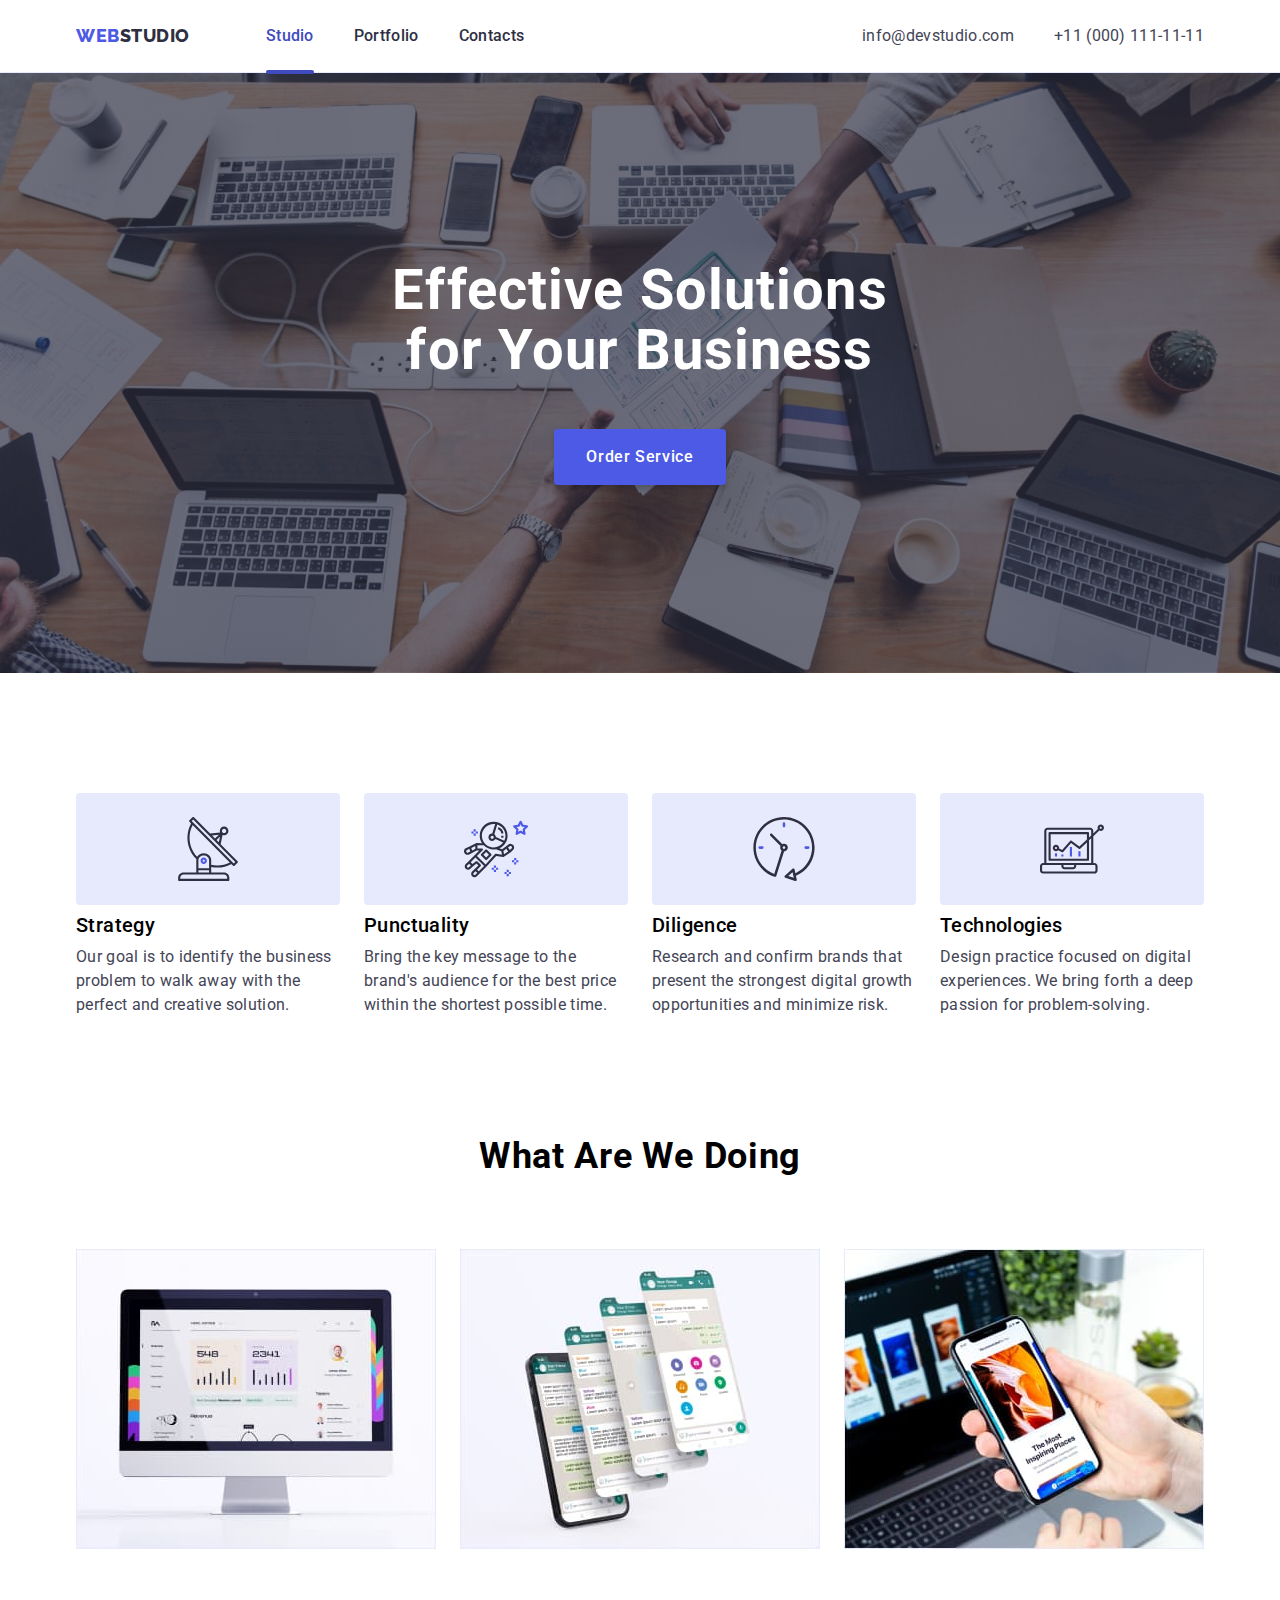
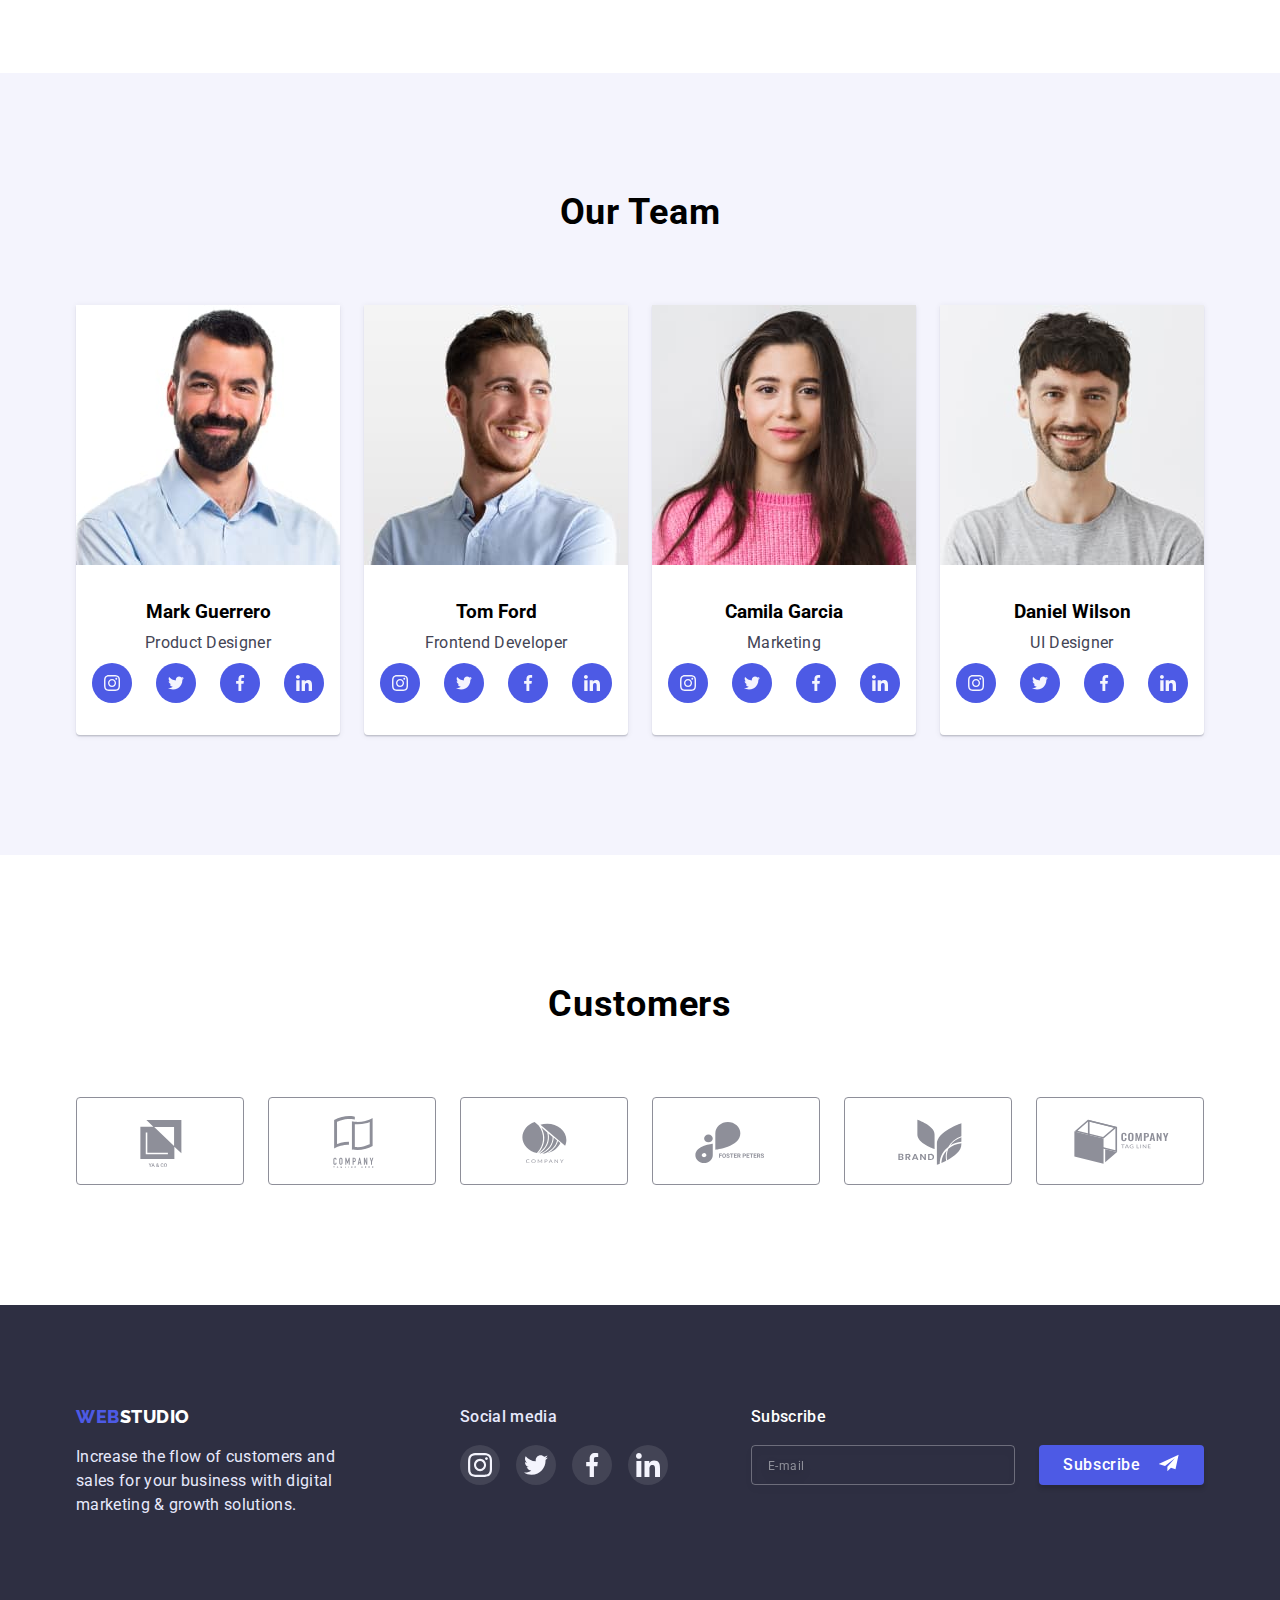
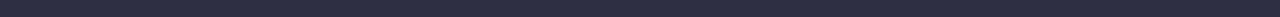
<file: index.html>
<!DOCTYPE html>
<html lang="en">

<head>
	<meta charset="UTF-8" />
	<meta http-equiv="X-UA-Compatible" content="IE=edge" />
	<meta name="viewport" content="width=device-width, initial-scale=1.0" />
	<title>WebStudio</title>
	<link rel="preconnect" href="https://fonts.googleapis.com" />
	<link rel="preconnect" href="https://fonts.gstatic.com" crossorigin />
	<link
		href="https://fonts.googleapis.com/css2?family=Raleway:wght@800&family=Roboto:wght@400;500;700;900&display=swap"
		rel="stylesheet" />
	<link rel="stylesheet" href="./css/modern-normalize.css">
	<link rel="stylesheet" href="./css/styles.css" />
</head>

<body>
	<!-- top-line -->
	<header class="header">
		<div class="container header-flex">
			<!-- Navigation -->

			<nav class="navigation-flex">
				<a href="./index.html" class="logo logo-marg"><span class="logo logo-web">Web</span>Studio</a>
				<ul class="navigation list menu-flex">
					<li class="navigation-list-item"><a href="./index.html" class="navigation-item active">Studio</a>
					</li>
					<li class="navigation-list-item"><a href="./portfolio.html" class="navigation-item ">Portfolio</a>
					</li>
					<li class="navigation-list-item"><a href="" class="navigation-item">Contacts</a></li>
				</ul>
			</nav>


			<!-- Contacts -->

			<address class="contacts">
				<ul class="contacts-list list contacts-flex">
					<li class="contacts-list-item"><a href="mailto:info@devstudio.com"
							class="tell">info@devstudio.com</a></li>
					<li class="contacts-list-item"><a href="tel:+110001111111">+11 (000) 111-11-11</a></li>
				</ul>
			</address>
		</div>

	</header>

	<main>
		<!-- Hero -->
		<section class="hero">
			<div class="container">
				<h1 class="hero-title">Effective Solutions for Your Business</h1>
				<button type="button" class="button hero-btn" data-modal-open>Order Service</button>
			</div>
		</section>

		<!-- Description -->
		<section class="description">
			<div class="container ">
				<h2 class="visually-hidden">Advantages</h2>
				<ul class="description-list list">
					<li class="description-list-item">
						<div class="descr-icon">
							<svg width="64px" height="64px">
								<use href="./images/icons.svg#icon-antenna"> </use>
							</svg>
						</div>
						<h3 class="descr-header">Strategy</h3>
						<p class="description-text">
							Our goal is to identify the business problem to walk away with the
							perfect and creative solution.
						</p>
					</li>
					<li class="description-list-item">
						<div class="descr-icon">
							<svg width="64px" height="64px">
								<use href="./images/icons.svg#icon-astronaut"> </use>
							</svg>
						</div>
						<h3 class="descr-header">Punctuality</h3>
						<p class="description-text">
							Bring the key message to the brand's audience for the best price
							within the shortest possible time.
						</p>
					</li>
					<li class="description-list-item">
						<div class="descr-icon">
							<svg width="64px" height="64px">
								<use href="./images/icons.svg#icon-clock"> </use>
							</svg>
						</div>
						<h3 class="descr-header">Diligence</h3>
						<p class="description-text">
							Research and confirm brands that present the strongest digital
							growth opportunities and minimize risk.
						</p>
					</li>
					<li class="description-list-item">
						<div class="descr-icon">
							<svg width="64px" height="64px">
								<use href="./images/icons.svg#icon-diagram"> </use>
							</svg>
						</div>
						<h3 class="descr-header">Technologies</h3>
						<p class="description-text">
							Design practice focused on digital experiences. We bring forth a
							deep passion for problem-solving.
						</p>
					</li>
				</ul>
			</div>
		</section>

		<!-- Images section -->
		<section>
			<div class="container ">
				<h2 class="secondary-header img-section-hdr">What are we doing</h2>
				<ul class="list img-list">
					<li class="img-list-item">
						<img src="./images/rectangle711.jpg" alt="PC monithor" width="360" />
					</li>
					<li class="img-list-item">
						<img src="./images/rectangle712.jpg" alt="Smartphone screen" width="360" />
					</li>
					<li class="img-list-item">
						<img src="./images/rectangle713.jpg" alt="hand holding a smartphone" width="360" />
					</li>
				</ul>
			</div>
		</section>
		<!-- Team section -->
		<section class="team-section">
			<div class="container ">
				<h2 class="secondary-header team-sect-hdr">Our Team</h2>
				<ul class="list team-cards-list">
					<li class="team-card">

						<img src="./images/img1.jpg" alt="Mark Guerrero Photo" width="264" />
						<h3 class="team-card-header">Mark Guerrero</h3>
						<p class="description-text">Product Designer</p>
						<ul class=" list social-media-list">
							<li class=" social-media-item"> <a href="" class="social-media-link"><svg width="16px"
										height="16px">
										<use href="./images/icons.svg#icon-instagram"></use>
									</svg></a></li>
							<li class=" social-media-item"> <a href="" class="social-media-link"><svg width="16px"
										height="16px">
										<use href="./images/icons.svg#icon-twitter"></use>
									</svg></a></li>
							<li class=" social-media-item"> <a href="" class="social-media-link"><svg width="16px"
										height="16px">
										<use href="./images/icons.svg#icon-facebook"></use>
									</svg></a></li>
							<li class=" social-media-item"> <a href="" class="social-media-link"><svg width="16px"
										height="16px">
										<use href="./images/icons.svg#icon-linkedin"></use>
									</svg></a></li>
						</ul>
					</li>
					<li class="team-card">
						<img src="./images/img4.jpg" alt="Tom Ford Photo" width="264" />
						<h3 class="team-card-header">Tom Ford</h3>
						<p class="description-text">Frontend Developer</p>
						<ul class=" list social-media-list">
							<li class=" social-media-item"> <a href="" class="social-media-link"><svg width="16px"
										height="16px">
										<use href="./images/icons.svg#icon-instagram"></use>
									</svg></a></li>
							<li class=" social-media-item"> <a href="" class="social-media-link"><svg width="16px"
										height="16px">
										<use href="./images/icons.svg#icon-twitter"></use>
									</svg></a></li>
							<li class=" social-media-item"> <a href="" class="social-media-link"><svg width="16px"
										height="16px">
										<use href="./images/icons.svg#icon-facebook"></use>
									</svg></a></li>
							<li class=" social-media-item"> <a href="" class="social-media-link"><svg width="16px"
										height="16px">
										<use href="./images/icons.svg#icon-linkedin"></use>
									</svg></a></li>
						</ul>
					</li>
					<li class="team-card">
						<img src="./images/img2.jpg" alt="Camila Garcia Photo" width="264" />
						<h3 class="team-card-header">Camila Garcia</h3>
						<p class="description-text">Marketing</p>
						<ul class=" list social-media-list">
							<li class=" social-media-item"> <a href="" class="social-media-link"><svg width="16px"
										height="16px">
										<use href="./images/icons.svg#icon-instagram"></use>
									</svg></a></li>
							<li class=" social-media-item"> <a href="" class="social-media-link"><svg width="16px"
										height="16px">
										<use href="./images/icons.svg#icon-twitter"></use>
									</svg></a></li>
							<li class=" social-media-item"> <a href="" class="social-media-link"><svg width="16px"
										height="16px">
										<use href="./images/icons.svg#icon-facebook"></use>
									</svg></a></li>
							<li class=" social-media-item"> <a href="" class="social-media-link"><svg width="16px"
										height="16px">
										<use href="./images/icons.svg#icon-linkedin"></use>
									</svg></a></li>
						</ul>
					</li>
					<li class="team-card">
						<img src="./images/img3.jpg" alt="Daniel Wilson Photo" width="264" />
						<h3 class="team-card-header">Daniel Wilson</h3>
						<p class="description-text">UI Designer</p>
						<ul class=" list social-media-list">
							<li class=" social-media-item"> <a href="" class="social-media-link"><svg width="16px"
										height="16px">
										<use href="./images/icons.svg#icon-instagram"></use>
									</svg></a></li>
							<li class=" social-media-item"> <a href="" class="social-media-link"><svg width="16px"
										height="16px">
										<use href="./images/icons.svg#icon-twitter"></use>
									</svg></a></li>
							<li class=" social-media-item"> <a href="" class="social-media-link"><svg width="16px"
										height="16px">
										<use href="./images/icons.svg#icon-facebook"></use>
									</svg></a></li>
							<li class=" social-media-item"> <a href="" class="social-media-link"><svg width="16px"
										height="16px">
										<use href="./images/icons.svg#icon-linkedin"></use>
									</svg></a></li>
						</ul>
					</li>
				</ul>
			</div>
		</section>

		<!-- Customers section -->
		<section class="customers-section">
			<div class="container ">
				<h2 class="customers-header secondary-header">Customers</h2>
				<ul class="customers-list list">
					<li class="customers-list-item">
						<a href="" class="customers-link"> <svg width="104px" height="56px" class="customers-icon">
								<use href="./images/icons.svg#icon-logo-one"></use>
							</svg></a>
					</li>
					<li class="customers-list-item">
						<a href="" class="customers-link"> <svg width="104px" height="56px" class="customers-icon">
								<use href="./images/icons.svg#icon-logo-two"></use>
							</svg></a>
					</li>
					<li class="customers-list-item">
						<a href="" class="customers-link"> <svg width="104px" height="56px" class="customers-icon">
								<use href="./images/icons.svg#icon-logo-three"></use>
							</svg></a>
					</li>
					<li class="customers-list-item">
						<a href="" class="customers-link"> <svg width="104px" height="56px" class="customers-icon">
								<use href="./images/icons.svg#icon-logo-four"></use>
							</svg></a>
					</li>
					<li class="customers-list-item">
						<a href="" class="customers-link"> <svg width="104px" height="56px" class="customers-icon">
								<use href="./images/icons.svg#icon-logo-five"></use>
							</svg></a>
					</li>
					<li class="customers-list-item">
						<a href="" class="customers-link"> <svg width="104px" height="56px" class="customers-icon">
								<use href="./images/icons.svg#icon-logo-six"></use>
							</svg></a>
					</li>
				</ul>
			</div>
		</section>
	</main>
	<!-- Bottom part -->
	<footer class="footer">
		<div class="container footer-flex">
			<div class="footer-right-part">
				<a href="./index.html" class="logo footer-logo"><span class="logo logo-web">Web</span>Studio</a>
				<p class="footer-text">
					Increase the flow of customers and sales for your business with
					digital marketing & growth solutions.
				</p>
			</div>
			<div>
				<p class="soc-med-header">Social media</p>
				<ul class=" list soc-med-list-footer">
					<li class=" social-media-item"> <a href="" class="social-media-link-footer"><svg width="24px"
								height="24px">
								<use href="./images/icons.svg#icon-instagram"></use>
							</svg></a></li>
					<li class=" social-media-item"> <a href="" class="social-media-link-footer"><svg width="24px"
								height="124x">
								<use href="./images/icons.svg#icon-twitter"></use>
							</svg></a></li>
					<li class=" social-media-item"> <a href="" class="social-media-link-footer"><svg width="24px"
								height="24px">
								<use href="./images/icons.svg#icon-facebook"></use>
							</svg></a></li>
					<li class=" social-media-item"> <a href="" class="social-media-link-footer"><svg width="24px"
								height="24px">
								<use href="./images/icons.svg#icon-linkedin"></use>
							</svg></a></li>
				</ul>
			</div>
			<div class="subscr">
				<p class="subscribe-header">Subscribe</p>
				<form name="subscribe-form" class="subscribe-form">
					<input type="email" name="email" placeholder="E-mail" class="input-subscribe">
					<button type="submit" class="button subscribe-btn"><span class="btn-group"> Subscribe <svg width="24px" height="20px" class="send-icon">
						<use href="./images/icons.svg#icon-send"></use>
					</svg></span> </button>
				</form>

			</div>
		</div>
	</footer>
	<div class="backdrop is-hidden" data-modal>
		<div class="modal">
			<button type="button" class="modal-close" data-modal-close><svg width="8px" height="8px" class="close-icon">
					<use href="./images/icons.svg#icon-close"></use>
				</svg></button>

			<form name="contacts">
				<p class="form-h">Leave your contacts and we will call you back</p>
				<div class="form-group">
					<label for="name" class="form-label">Name</label>
					<div class="input-icon-group">
						<input type="text" id="name" name="name" class="form-input">
						<svg width="18px" height="18px" class="input-icon">
							<use href="./images/icons.svg#icon-person-black-18dp-1"></use>
						</svg>
					</div>
				</div>
				<div class="form-group">
					<label for="tell" class="form-label">Phone</label>
					<div class="input-icon-group">
						<input type="tel" id="tell" name="tell" class="form-input">
						<svg width="18px" height="24px" class="input-icon">
							<use href="./images/icons.svg#icon-phone-black-18dp-1"></use>
						</svg>
					</div>
				</div>
				<div class="form-group">
					<label for="email" class="form-label">Email</label>
					<div class="input-icon-group">
						<input type="email" id="email" name="email" class="form-input">
						<svg width="18px" height="24px" class="input-icon">
							<use href="./images/icons.svg#icon-email-black-18dp-1"></use>
						</svg>
					</div>
				</div>
				<div class="form-group">
					<label for="comment" class="form-label">Comment</label>

					<textarea id="comment" name="comment" placeholder="Text input"
						class="form-input text-area" rows="5"></textarea>
				</div>

				<div>

					<input type="checkbox" name="check" id="check" class="form-checkbox visually-hidden">

					<label for="check" class="form-label-check">
						<span><svg width="10px" height="8px" class="form-checkbox-icon">
								<use href="./images/icons.svg#icon-vector"></use>
							</svg></span>I accept the terms and conditions of the<a href=""> Privacy Policy</a>
					</label>
				</div>
				<button type="submit" class="button submit-btn">Send</button>
			</form>
		</div>
	</div>
	<script src="./js/modal.js"></script>
</body>

</html>
</file>
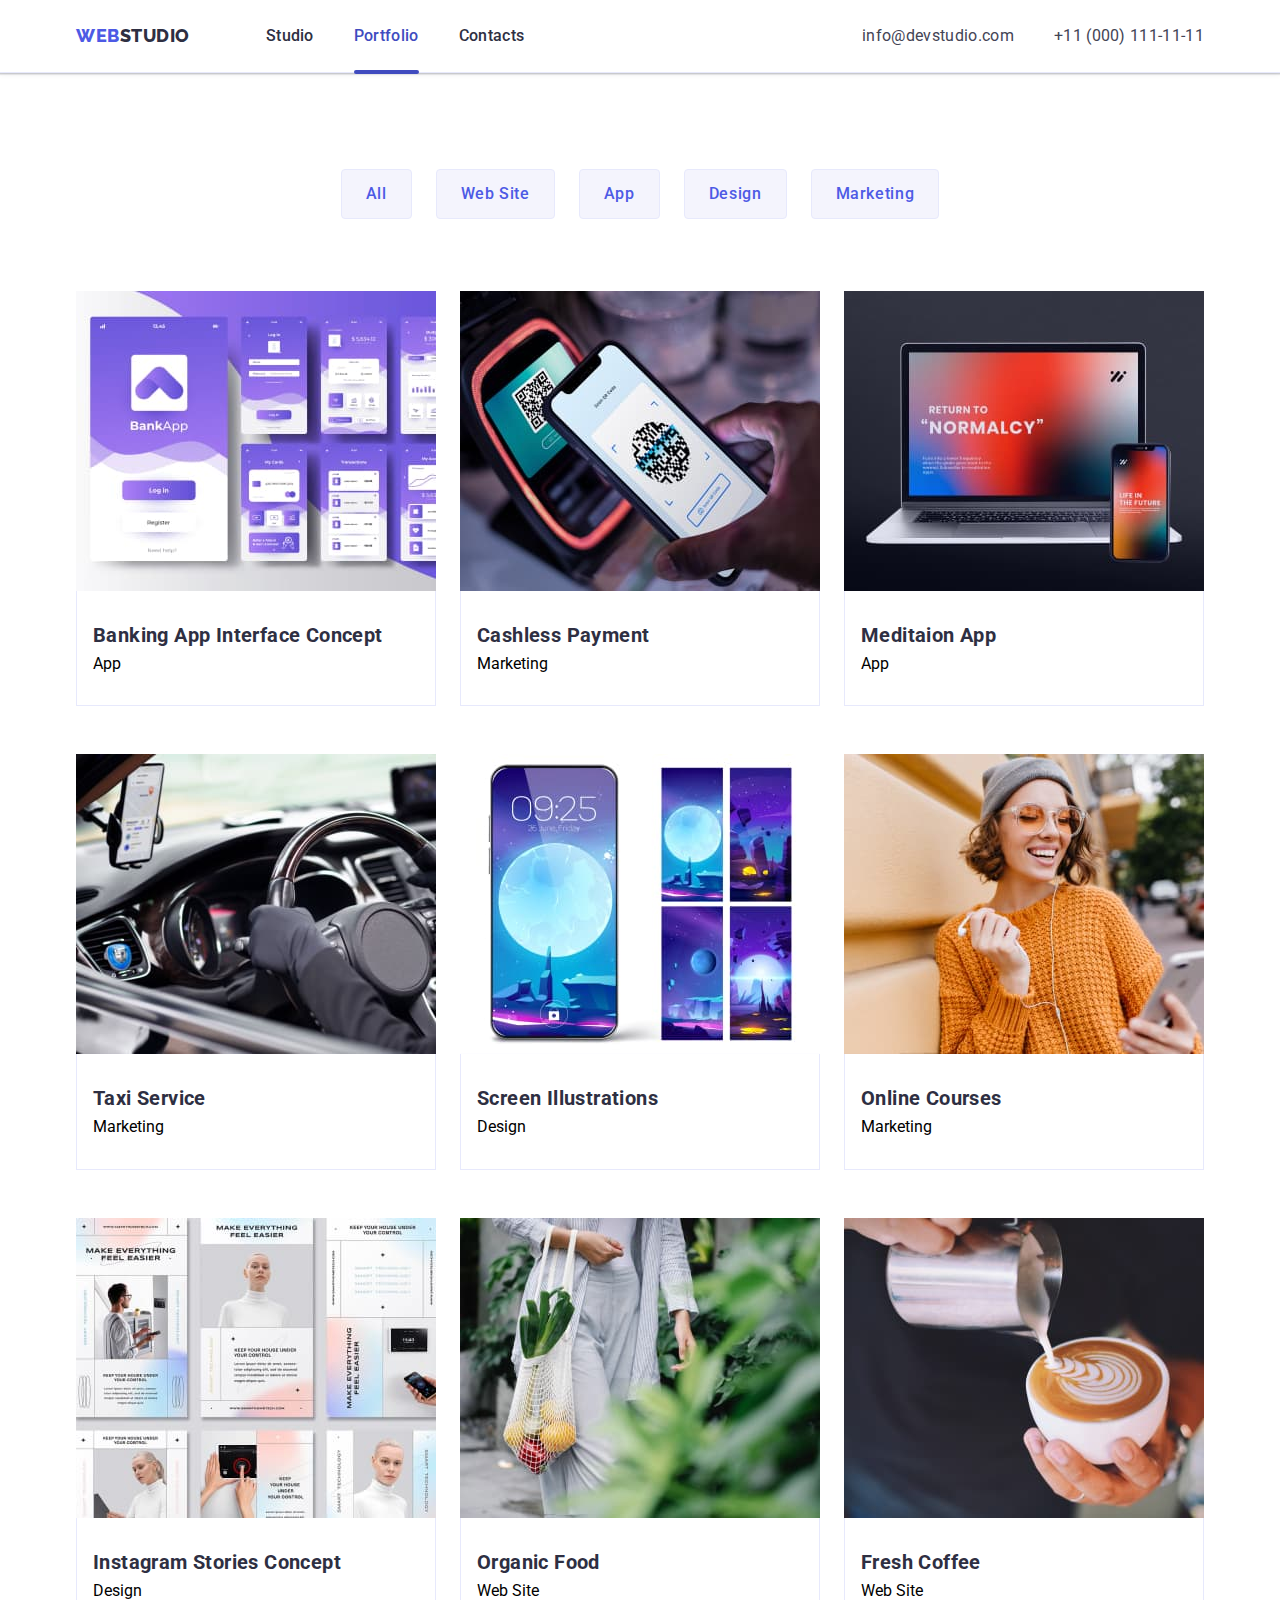
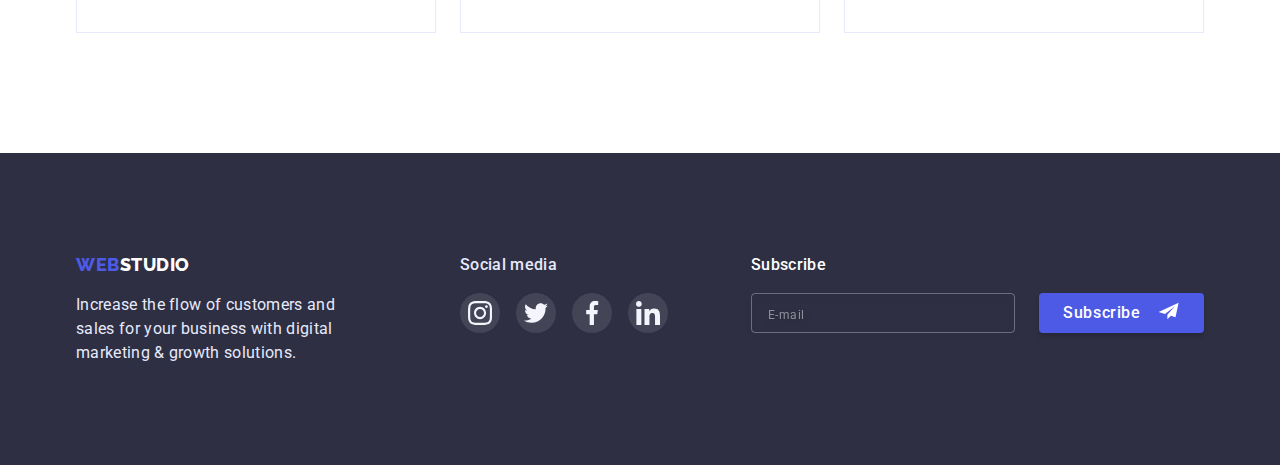
<file: portfolio.html>
<!DOCTYPE html>
<html lang="en">

<head>
	<meta charset="UTF-8" />
	<meta http-equiv="X-UA-Compatible" content="IE=edge" />
	<meta name="viewport" content="width=device-width, initial-scale=1.0" />
	<title>Portfolio</title>
	<link rel="preconnect" href="https://fonts.googleapis.com" />
	<link rel="preconnect" href="https://fonts.gstatic.com" crossorigin />
	<link
		href="https://fonts.googleapis.com/css2?family=Raleway:wght@800&family=Roboto:wght@400;500;700;900&display=swap"
		rel="stylesheet" />
	<link rel="stylesheet" href="./css/modern-normalize.css" />
	<link rel="stylesheet" href="./css/styles.css" />
</head>

<body>
	<!-- top-line -->
	<header class="header">
		<div class="container header-flex">
			<!-- Navigation -->

			<nav class="navigation-flex">
				<a href="./index.html" class="logo logo-marg"><span class="logo logo-web">Web</span>Studio</a>
				<ul class="navigation list menu-flex">
					<li class="navigation-list-item"><a href="./index.html" class="navigation-item">Studio</a></li>
					<li class="navigation-list-item"><a href="./portfolio.html"
							class="navigation-item active">Portfolio</a>
					</li>
					<li class="navigation-list-item"><a href="" class="navigation-item">Contacts</a></li>
				</ul>
			</nav>


			<!-- Contacts -->

			<address class="contacts">
				<ul class="contacts-list list contacts-flex">
					<li class="contacts-list-item"><a href="mailto:info@devstudio.com"
							class="tell">info@devstudio.com</a>
					</li>
					<li class="contacts-list-item"><a href="tel:+110001111111">+11 (000) 111-11-11</a></li>
				</ul>
			</address>
		</div>

	</header>

	<main>

		<!-- Buttons -->
		<section class="portfolio">
			<div class="container">
				<h1 class="visually-hidden">Buttons</h1>
				<ul class="list buttons-flex">
					<li><button type="button" class="button button-filter">All</button></li>
					<li><button type="button" class="button button-filter">Web Site</button></li>
					<li><button type="button" class="button button-filter">App</button></li>
					<li><button type="button" class="button button-filter">Design</button></li>
					<li><button type="button" class="button button-filter">Marketing</button></li>
				</ul>

				<!-- Cards -->

				<ul class="list portfolio-cards-flex">
					<li class="portfolio-cards">
						<a href="">
							<div class="wrapper">
								<img class="portf-cart-img" src="./images/img21.jpg" alt="Banking App Preview"
									width="360" />
								<div class="overlay">
									<p>14 Stylish and User-Friendly App Design Concepts · Task Manager App ·
										Calorie Tracker App · Exotic Fruit Ecommerce App ·
										Cloud Storage App</p>
								</div>
							</div>
							<div class="portf-card-futter">
								<h2 class="portf-card-header">Banking App Interface Concept</h2>
								<p class="portf-card-text">App</p>
							</div>
						</a>
					</li>
					<li class="portfolio-cards">
						<a href="">
							<div class="wrapper">
								<img class="portf-cart-img" src="./images/img22.jpg" alt="Cashless Payment Preview"
									width="360" />
								<div class="overlay">
									<p>14 Stylish and User-Friendly App Design Concepts · Task Manager App ·
										Calorie Tracker App · Exotic Fruit Ecommerce App ·
										Cloud Storage App</p>
								</div>
							</div>
							<div class="portf-card-futter">
								<h2 class="portf-card-header">Cashless Payment</h2>
								<p class="portf-card-text">Marketing</p>
							</div>
						</a>
					</li>
					<li class="portfolio-cards">
						<a href="">
							<div class="wrapper">
								<img class="portf-cart-img" src="./images/img23.jpg" alt="Meditaion App Preview"
									width="360" />
								<div class="overlay">
									<p>14 Stylish and User-Friendly App Design Concepts · Task Manager App ·
										Calorie Tracker App · Exotic Fruit Ecommerce App ·
										Cloud Storage App</p>
								</div>
							</div>
							<div class="portf-card-futter">
								<h2 class="portf-card-header">Meditaion App</h2>
								<p class="portf-card-text">App</p>
							</div>
						</a>

					</li>
					<li class="portfolio-cards">
						<a href="">
							<div class="wrapper">
								<img class="portf-cart-img" src="./images/img24.jpg" alt="Taxi Service Preview"
									width="360" />
								<div class="overlay">
									<p>14 Stylish and User-Friendly App Design Concepts · Task Manager App ·
										Calorie Tracker App · Exotic Fruit Ecommerce App ·
										Cloud Storage App</p>
								</div>
							</div>
							<div class="portf-card-futter">
								<h2 class="portf-card-header">Taxi Service</h2>
								<p class="portf-card-text">Marketing</p>
							</div>
						</a>
					</li>
					<li class="portfolio-cards">
						<a href="">
							<div class="wrapper">
								<img class="portf-cart-img" src="./images/img25.jpg" alt="Screen Illustrations Preview"
									width="360" />
								<div class="overlay">
									<p>14 Stylish and User-Friendly App Design Concepts · Task Manager App ·
										Calorie Tracker App · Exotic Fruit Ecommerce App ·
										Cloud Storage App</p>
								</div>
							</div>
							<div class="portf-card-futter">
								<h2 class="portf-card-header">Screen Illustrations</h2>
								<p class="portf-card-text">Design</p>
							</div>
						</a>
					</li>
					<li class="portfolio-cards">
						<a href="">
							<div class="wrapper">
								<img class="portf-cart-img" src="./images/img26.jpg" alt="Online Courses Preview"
									width="360" />
								<div class="overlay">
									<p>14 Stylish and User-Friendly App Design Concepts · Task Manager App ·
										Calorie Tracker App · Exotic Fruit Ecommerce App ·
										Cloud Storage App</p>
								</div>
							</div>
							<div class="portf-card-futter">
								<h2 class="portf-card-header">Online Courses</h2>
								<p class="portf-card-text">Marketing</p>
							</div>
						</a>
					</li>
					<li class="portfolio-cards">
						<a href="">
							<div class="wrapper">
								<img class="portf-cart-img" src="./images/img27.jpg" alt="Instagram Stories Concept"
									width="360" />
								<div class="overlay">
									<p>14 Stylish and User-Friendly App Design Concepts · Task Manager App ·
										Calorie Tracker App · Exotic Fruit Ecommerce App ·
										Cloud Storage App</p>
								</div>
							</div>
							<div class="portf-card-futter">
								<h2 class="portf-card-header">Instagram Stories Concept</h2>
								<p class="portf-card-text">Design</p>
							</div>
						</a>
					</li>
					<li class="portfolio-cards">
						<a href="">
							<div class="wrapper">
								<img class="portf-cart-img" src="./images/img28.jpg" alt="Organic Food" width="360" />
								<div class="overlay">
									<p>14 Stylish and User-Friendly App Design Concepts · Task Manager App ·
										Calorie Tracker App · Exotic Fruit Ecommerce App ·
										Cloud Storage App</p>
								</div>
							</div>
							<div class="portf-card-futter">
								<h2 class="portf-card-header">Organic Food</h2>
								<p class="portf-card-text">Web Site</p>
							</div>
						</a>
					</li>
					<li class="portfolio-cards">
						<a href="">
							<div class="wrapper">
								<img class="portf-cart-img" src="./images/img29.jpg" alt="Fresh Coffee" width="360" />
								<div class="overlay">
									<p>14 Stylish and User-Friendly App Design Concepts · Task Manager App ·
										Calorie Tracker App · Exotic Fruit Ecommerce App ·
										Cloud Storage App</p>
								</div>
							</div>
							<div class="portf-card-futter">
								<h2 class="portf-card-header">Fresh Coffee</h2>
								<p class="portf-card-text">Web Site</p>
							</div>
						</a>
					</li>
				</ul>
			</div>
		</section>
	</main>
	<footer class="footer">
		<div class="container footer-flex">
			<div class="footer-right-part">
				<a href="./index.html" class="logo footer-logo"><span class="logo logo-web">Web</span>Studio</a>
				<p class="footer-text">
					Increase the flow of customers and sales for your business with
					digital marketing & growth solutions.
				</p>
			</div>
			<div>
				<p class="soc-med-header">Social media</p>
				<ul class=" list soc-med-list-footer">
					<li class=" social-media-item"> <a href="" class="social-media-link-footer"><svg width="24px"
								height="24px">
								<use href="./images/icons.svg#icon-instagram"></use>
							</svg></a></li>
					<li class=" social-media-item"> <a href="" class="social-media-link-footer"><svg width="24px"
								height="124x">
								<use href="./images/icons.svg#icon-twitter"></use>
							</svg></a></li>
					<li class=" social-media-item"> <a href="" class="social-media-link-footer"><svg width="24px"
								height="24px">
								<use href="./images/icons.svg#icon-facebook"></use>
							</svg></a></li>
					<li class=" social-media-item"> <a href="" class="social-media-link-footer"><svg width="24px"
								height="24px">
								<use href="./images/icons.svg#icon-linkedin"></use>
							</svg></a></li>
				</ul>
			</div>
			<div class="subscr">
				<p class="subscribe-header">Subscribe</p>
				<form name="subscribe-form" class="subscribe-form">
					<input type="email" name="email" placeholder="E-mail" class="input-subscribe">
					<button type="submit" class="button subscribe-btn"><span class="btn-group"> Subscribe <svg width="24px" height="20px" class="send-icon">
						<use href="./images/icons.svg#icon-send"></use>
					</svg></span> </button>
				</form>

			</div>
		</div>
		
	</footer>
</body>

</html>
</file>
<file: css/styles.css>
:root {
	--text-color: #434455;
	--primary-color: #4d5ae5;
	--active-color: #404bbf;
	--white-color: #ffffff;
	--accent-fill-color: #f4f4fd;
	--accent-color: #e7e9fc;
	--common-color: #2e2f42;
}

body {
	font-family: "Roboto", sans-serif;
	background-color: #ffffff;
}

.visually-hidden {
	position: absolute;
	width: 1px;
	height: 1px;
	margin: -1px;
	border: 0;
	padding: 0;

	white-space: nowrap;
	clip-path: inset(100%);
	clip: rect(0 0 0 0);
	overflow: hidden;
}

h1,
h2,
h3,
h4,
p {
	margin: 0;
}

ul {
	padding-left: 0;
	margin: 0;
}

.list {
	list-style: none;
	margin-left: 0;
}

.container {
	width: 1158px;
	margin: 0 auto;
	padding: 0 15px;
}

.button {
	font-family: inherit;
	font-weight: 500;
	font-size: 16px;
	line-height: 1.5;

	text-align: center;
	letter-spacing: 0.04em;

	cursor: pointer;
}

.header {
	border-bottom: 1px solid var(--accent-color);
	padding-top: 24px;
	padding-bottom: 24px;
	box-shadow: 0px 2px 1px rgba(46, 47, 66, 0.08), 0px 1px 1px rgba(46, 47, 66, 0.16), 0px 1px 6px rgba(46, 47, 66, 0.08);
	;
}

.logo {
	font-family: "Raleway";
	font-weight: 800;
	font-size: 18px;
	line-height: 1.33;
	align-items: center;
	letter-spacing: 0.03em;
	text-transform: uppercase;
	text-decoration: none;
	color: var(--common-color);
	transition: color 250ms cubic-bezier(0.4, 0, 0.2, 1);
}

.logo-web {
	color: var(--primary-color);
}

.logo:is(:hover, :focus) {
	color: var(--active-color);
}

.logo:is(:hover, :focus) .logo-web {
	color: var(--active-color);
}

/* -------Navigation-------- */
.navigation .navigation-item {
	font-weight: 500;
	font-size: 16px;
	line-height: 1.5;
	letter-spacing: 0.02em;
	text-decoration: none;
	color: var(--common-color);
	position: relative;
	transition: color 250ms cubic-bezier(0.4, 0, 0.2, 1);
}

.navigation .navigation-item:is(:hover,
	:focus) {
	color: var(--active-color);
}

.navigation-item.active {
	color: var(--active-color);
}

.navigation-item.active::after {
	content: "";
	width: 100%;
	height: 4px;

	background-color: var(--active-color);
	border-radius: 2px;
	position: absolute;
	left: 0px;
	top: 44px;
}

.menu-flex {
	display: flex;
}

.navigation-flex {
	display: flex;
	align-items: center;
}

.navigation-list-item:not(:last-child) {
	margin-right: 40px;
}

a.logo-marg {
	margin-right: 76px;
}

/* -------Contacts-------- */
.contacts .contacts-list-item>a {
	font-style: normal;
	text-decoration: none;
	color: var(--text-color);
	font-size: 16px;
	line-height: 1.5;
	letter-spacing: 0.02em;
	transition: color 250ms cubic-bezier(0.4, 0, 0.2, 1);
}

.contacts {
	margin-left: auto;
}

.contacts .contacts-list-item>a:is(:hover, :focus) {
	color: var(--active-color);
}

.contacts-flex {
	display: flex;
	gap: 40px;
	justify-content: flex-end;
}

.header-flex {
	display: flex;
}

/* -------Hero-------- */
.hero {
	padding: 188px 0px;
	margin-left: auto;
	margin-right: auto;
	background-color: var(--common-color);
	text-align: center;
	background-image: linear-gradient(rgba(46, 47, 66, 0.7), rgba(46, 47, 66, 0.7)), url(../images/people-office.jpg);
	background-repeat: no-repeat;
	background-position: center;
	background-size: cover;
	max-width: 1440px;

}

.hero-title {
	font-size: 56px;
	line-height: 1.07;

	letter-spacing: 0.02em;
	color: var(--white-color);
	width: 496px;
	margin: 0px auto;
	margin-bottom: 48px;
	padding: 0;
}

.hero-btn {
	padding: 16px 32px;
	border: none;
	margin: 0 auto;
	background: var(--primary-color);
	box-shadow: 0px 4px 4px rgba(0, 0, 0, 0.15);
	border-radius: 4px;
	color: var(--white-color);
	transition: background-color 250ms cubic-bezier(0.4, 0, 0.2, 1);
}

.hero-btn:is(:hover, :focus) {
	background-color: var(--active-color);
}

/* -------Descr-------- */
.description {
	padding-top: 120px;
	padding-bottom: 120px;
}

.description-list {
	display: flex;
	gap: 24px;
}

.descr-icon {
	display: flex;
	justify-content: center;
	align-items: center;
	border-radius: 4px;
	background: var(--accent-color);
	flex-grow: 1;
	width: 264px;
	height: 112px;
	margin-bottom: 8px;
}

.descr-header {
	font-weight: 500;
	font-size: 20px;
	line-height: 1.2;
	letter-spacing: 0.02em;
	margin-bottom: 8px;
}

.description-text {
	font-weight: 400;
	font-size: 16px;
	line-height: 1.5;
	letter-spacing: 0.02em;
	color: var(--text-color);
	width: 264px;
}

/* -------images section-------- */
.secondary-header {
	font-weight: 700;
	font-size: 36px;
	line-height: 1.11;

	text-align: center;
	letter-spacing: 0.02em;
	text-transform: capitalize;
}

.img-section-hdr {
	margin-bottom: 72px;
}

.img-list {
	display: flex;
	gap: 24px;
}

.img-list-item {
	width: calc((100% - 48px) / 3);
	display: block;
	max-width: 100%;
	height: auto;

}

/* -------team section-------- */
.team-section {
	background-color: var(--accent-fill-color);
	margin-top: 120px;
	padding-top: 120px;
	padding-bottom: 120px;
}

.team-sect-hdr {
	margin-bottom: 72px;
}

.team-cards-list {
	display: flex;
	gap: 24px;
}

.team-card {
	width: 264px;
	background: var(--white-color);
	box-shadow: 0px 1px 6px rgba(46, 47, 66, 0.08),
		0px 1px 1px rgba(46, 47, 66, 0.16), 0px 2px 1px rgba(46, 47, 66, 0.08);

	text-align: center;
	border-radius: 0px 0px 4px 4px;
	padding-bottom: 32px;
}

.social-media-list {
	display: flex;
	gap: 24px;
	padding: 0px 16px 0px 16px;
	justify-content: center;
	margin-top: 8px;
}

.social-media-item {
	width: 40px;
	height: 40px;
}

.social-media-link {
	display: flex;
	justify-content: center;
	align-items: center;
	width: 100%;
	height: 100%;
	background-color: var(--primary-color);
	border-radius: 50%;
	transition: background-color 250ms cubic-bezier(0.4, 0, 0.2, 1);
}

.social-media-link:is(:hover, :focus) {
	background-color: var(--active-color);

}

.team-card-header {
	margin-top: 32px;
	margin-bottom: 8px;
}

/* -------customers section-------- */
.customers-section {
	padding-top: 130px;
	padding-bottom: 120px;
}

.customers-list {
	display: flex;
	gap: 24px;
	margin-top: 72px;
}

.customers-list-item {
	width: 168px;
	height: 88px;

}

.customers-link {
	display: flex;
	justify-content: center;
	align-items: center;
	width: 100%;
	height: 100%;
	color: #8E8F99;
	border-radius: 4px;
	border: 1px solid #8E8F99;
	transition: border-color 250ms cubic-bezier(0.4, 0, 0.2, 1);
}

.customers-icon {
	fill: currentColor;
	transition: fill 250ms cubic-bezier(0.4, 0, 0.2, 1);
}

.customers-link:is(:hover, :focus) {
	border-color: var(--active-color);
}

.customers-link:is(:hover, :focus) .customers-icon {
	fill: var(--active-color);
}

.portfolio {
	padding-bottom: 120px;
	padding-top: 96px;
}

/* -------Portfolio-Buttons------- */
.button-filter {
	padding: 12px 24px;
	background: var(--accent-fill-color);
	border: 1px solid var(--accent-color);
	border-radius: 4px;
	color: var(--primary-color);
	transition: background-color 250ms cubic-bezier(0.4, 0, 0.2, 1), box-shadow 250ms cubic-bezier(0.4, 0, 0.2, 1), color 250ms cubic-bezier(0.4, 0, 0.2, 1), border-color 250ms cubic-bezier(0.4, 0, 0.2, 1);
}

.button-filter:hover,
.button-filter:focus {
	background-color: var(--active-color);
	box-shadow: 0px 3px 1px rgba(0, 0, 0, 0.1), 0px 2px 1px rgba(0, 0, 0, 0.08),
		0px 2px 2px rgba(0, 0, 0, 0.12);
	color: var(--white-color);
	border-color: transparent;
}

.buttons-flex {
	display: flex;
	justify-content: center;
	gap: 24px;
	margin-bottom: 72px;
}

/* -------Portfolio-cards------- */
.portfolio-cards {
	background: #ffffff;
	width: calc((100% - 48px) / 3);
}

.portfolio-cards>a {
	text-decoration: none;
	color: inherit;
	display: block;
	transition: box-shadow 250ms cubic-bezier(0.4, 0, 0.2, 1);
}

.portfolio-cards>a:is(:hover, :focus) {
	box-shadow: 0px 1px 6px rgba(46, 47, 66, 0.08),
		0px 1px 1px rgba(46, 47, 66, 0.16),
		0px 2px 1px rgba(46, 47, 66, 0.08);
}

.portfolio-cards-flex {
	display: flex;
	flex-wrap: wrap;
	row-gap: 48px;
	column-gap: 24px;
}

.portf-card-header {
	font-size: 20px;
	line-height: 1.2;
	letter-spacing: 0.02em;
	color: var(--common-color);
	margin-bottom: 8px;
}

.portf-card-futter {
	padding: 32px 16px;
	border: 1px solid #e7e9fc;
	border-top: 0;
}

.portf-cart-img {
	display: block;
	max-width: 100%;
	height: auto;
	width: 100%;
}

.wrapper {
	position: relative;
	overflow: hidden;
}

.overlay {

	width: 360px;
	background-color: var(--primary-color);
	padding: 40px 32px 164px 32px;
	width: 100%;
	height: 100%;
	position: absolute;
	top: 0;
	left: 0;
	transform: translateY(100%);
	transition: transform 250ms cubic-bezier(0.4, 0, 0.2, 1);
	overflow: auto;
}

.overlay>p {
	font-weight: 400;
	font-size: 16px;
	line-height: 1.5;
	letter-spacing: 0.02em;
	color: var(--accent-fill-color);
}

.portfolio-cards>a:hover .overlay {
	transform: translateY(0);
}

/* -------footer------- */
.footer {
	background-color: var(--common-color);
	padding-top: 100px;
	padding-bottom: 100px;

}

.footer-flex {
	display: flex;

}

.footer-logo {
	color: var(--white-color);
}

.logo:is(:hover, :focus) .footer-logo {
	color: var(--active-color);
}

.footer-text {
	font-weight: 400;
	font-size: 16px;
	line-height: 1.5;
	letter-spacing: 0.02em;
	margin-top: 16px;
	color: var(--accent-color);
	width: 264px;

}

.footer-right-part {
	margin-right: 120px;
}

.soc-med-header {
	font-weight: 500;
	margin-bottom: 16px;
	margin-top: 0px;
	font-size: 16px;
	line-height: 1.5;
	letter-spacing: 0.02em;
		color: var(--accent-color);
}

.soc-med-list-footer {
	display: flex;
	gap: 16px;
}

.social-media-item {
	width: 40px;
	height: 40px;
}

.social-media-link-footer {
	display: flex;
	justify-content: center;
	align-items: center;
	width: 100%;
	height: 100%;
	background-color: rgba(255, 255, 255, 0.1);
	border-radius: 50%;
	transition: background-color 250ms cubic-bezier(0.4, 0, 0.2, 1);
}

.social-media-link-footer:is(:hover, :focus) {
	background-color: #31D0AA;
}

.subscr{
	margin-left: auto;
}
.subscribe-form {
	display: flex;
	align-items: center;
	
}
.subscribe-header{
	font-weight: 500;
font-size: 16px;
line-height: 1.5;
letter-spacing: 0.02em;
color:var(--white-color);
margin-bottom: 16px;

}
.input-subscribe{
width: 264px;
height: 40px;
border: 1px solid rgba(255, 255, 255, 0.3);
filter: drop-shadow(0px 4px 4px rgba(0, 0, 0, 0.15));
border-radius: 4px;
outline: transparent;
background-color: transparent;
padding-top: 8px;
padding-bottom: 8px;
padding-left: 16px;
transition: border-color 250ms cubic-bezier(0.4, 0, 0.2, 1);
color: var(--white-color);
}
.input-subscribe::placeholder{
	font-weight: 400;
	font-size: 12px;
	line-height: 1.17;
	letter-spacing: 0.04em;
	color: #8E8F99;
	}
	.input-subscribe:focus{
		border-color: var(--active-color);}
	.subscribe-btn{
		width: 165px;
		height: 40px;
			padding: 8px 24px;
			border: none;
			margin-left: 24px;
				background: var(--primary-color);
			box-shadow: 0px 4px 4px rgba(0, 0, 0, 0.15);
			border-radius: 4px;
			color: var(--white-color);
			transition: background-color 250ms cubic-bezier(0.4, 0, 0.2, 1);	
	}
	.btn-group{
		display: flex;
		justify-content: center;
	}
.send-icon{
	fill: var(--white-color);
	margin-left: 16px;
}
.subscribe-btn:is(:hover, :focus) {
	background-color: var(--active-color);
	box-shadow: 0px 3px 1px rgba(0, 0, 0, 0.1), 0px 2px 1px rgba(0, 0, 0, 0.08),
		0px 2px 2px rgba(0, 0, 0, 0.12);
	color: var(--white-color);
	border-color: transparent;
	}


/* ---------------------Modal---------------------- */
.backdrop {
	width: 100%;
	height: 100%;
	background-color: rgba(46, 47, 66, 0.4);
	position: fixed;
	top: 0;
	left: 0;
	transition: opacity 250ms cubic-bezier(0.4, 0, 0.2, 1), visibility 250ms cubic-bezier(0.4, 0, 0.2, 1);

}

.modal {
	width: 408px;
	min-height: 584px;
	background: #FCFCFC;
	box-shadow: 0px 1px 1px rgba(0, 0, 0, 0.14), 0px 1px 3px rgba(0, 0, 0, 0.12), 0px 2px 1px rgba(0, 0, 0, 0.2);
	border-radius: 4px;
	position: absolute;
	top: 50%;
	left: 50%;
	transform: translate(-50%, -50%) scale(1);
	padding-top: 24px;
	padding-right: 24px;
	padding-left: 24px;
	transition: transform 250ms cubic-bezier(0.4, 0, 0.2, 1);
}

.modal-close {
	background-color: var(--accent-color);
	border: 1px solid rgba(0, 0, 0, 0.1);
	border-radius: 50%;
	cursor: pointer;
	width: 24px;
	height: 24px;
	justify-content: center;
	display: flex;
	margin-left: auto;
	align-items: center;
	transition: background-color 250ms cubic-bezier(0.4, 0, 0.2, 1);
	margin-bottom: 24px;
}

.modal-close:is(:hover, :focus) {
	background-color: var(--active-color);

}

.close-icon {
	fill: currentColor;
}

.modal-close:is(:hover, :focus) .close-icon {
	fill: var(--white-color);

}

.is-hidden {
	opacity: 0;
	visibility: hidden;
	pointer-events: none;
}

.backdrop.is-hidden .modal {
	transform: translate(-50%, -50%) scale(0)
}
.form-h {

	margin-bottom: 16px;
	font-weight: 500;
font-size: 16px;
line-height: 1.5;
text-align: center;
letter-spacing: 0.02em;
color: var(--common-color);

}
.form-label {
	font-weight: 400;
	font-size: 12px;
	line-height: 1.17;
	letter-spacing: 0.04em;
	color: #8E8F99;
	margin-bottom: 4px;
	display: block;
}
.form-input{
width: 360px;
height: 40px;
border: 1px solid rgba(33, 33, 33, 0.2);
border-radius: 4px;
outline: transparent;
padding-top: 11px;
padding-bottom: 11px;
padding-left: 38px;
transition: border-color 250ms cubic-bezier(0.4, 0, 0.2, 1);
}
.input-icon-group{
	position: relative;
}
.input-icon{
	fill: var(--common-color);
	position:absolute;
	top: 50%;
	left: 16px;
	transform: translateY(-50%);
	transition: fill 250ms cubic-bezier(0.4, 0, 0.2, 1);
}
.form-input:focus+.input-icon{
fill: var(--active-color);
}	
.form-input:focus{
border-color: var(--active-color);
}
.form-group {
	margin-bottom: 8px;
}
.form-group:nth-of-type(4){
	margin-bottom: 16px;
}
.form-input::placeholder{
	font-weight: 400;
	font-size: 12px;
	line-height: 1.17;
	letter-spacing: 0.04em;
	color: #8E8F99;
	position: absolute;
}
.text-area{
	position: relative;
	padding-left: 16px;
	min-height: 120px;
	max-width: 360px;
	resize: none;
	display: block;
}
.form-label-check>a{
	font-style: normal;
	font-size: 12px;
line-height: 1.33;
letter-spacing: 0.04em;
	text-decoration: underline;
	color: var(--primary-color);
	transition: color 250ms cubic-bezier(0.4, 0, 0.2, 1);
margin-left: 5px;
}
.form-label-check{
	font-weight: 400;
	font-size: 12px;
	line-height: 1.17;
	letter-spacing: 0.04em;
	color: #8E8F99;
	display: flex;
	align-items: center;
}

.form-label-check span {
	content: "";
	width: 16px;
height: 16px;
border: 1.25px solid var(--common-color);
display: flex;
align-items: center;
justify-content: center;
border-radius: 2px;
margin-right: 8px;
fill: transparent;
transition: fill 250ms cubic-bezier(0.4, 0, 0.2, 1),background-color 250ms cubic-bezier(0.4, 0, 0.2, 1),
border 250ms cubic-bezier(0.4, 0, 0.2, 1);
	
}
.form-checkbox:checked + .form-label-check span{
	fill: var(--accent-fill-color);
	background-color: var(--active-color);
	border: 0;
}
.submit-btn{
	width: 169px;
height: 56px;
	padding: 16px 32px;
	border: none;
	margin-top: 24px;
	margin-left: auto;
	margin-right: auto;
	display: block;
		background: var(--primary-color);
	box-shadow: 0px 4px 4px rgba(0, 0, 0, 0.15);
	border-radius: 4px;
	color: var(--white-color);
	transition: background-color 250ms cubic-bezier(0.4, 0, 0.2, 1);
	
}
.submit-btn:is(:hover, :focus) {
background-color: var(--active-color);
box-shadow: 0px 3px 1px rgba(0, 0, 0, 0.1), 0px 2px 1px rgba(0, 0, 0, 0.08),
	0px 2px 2px rgba(0, 0, 0, 0.12);
color: var(--white-color);
border-color: transparent;
}
</file>
